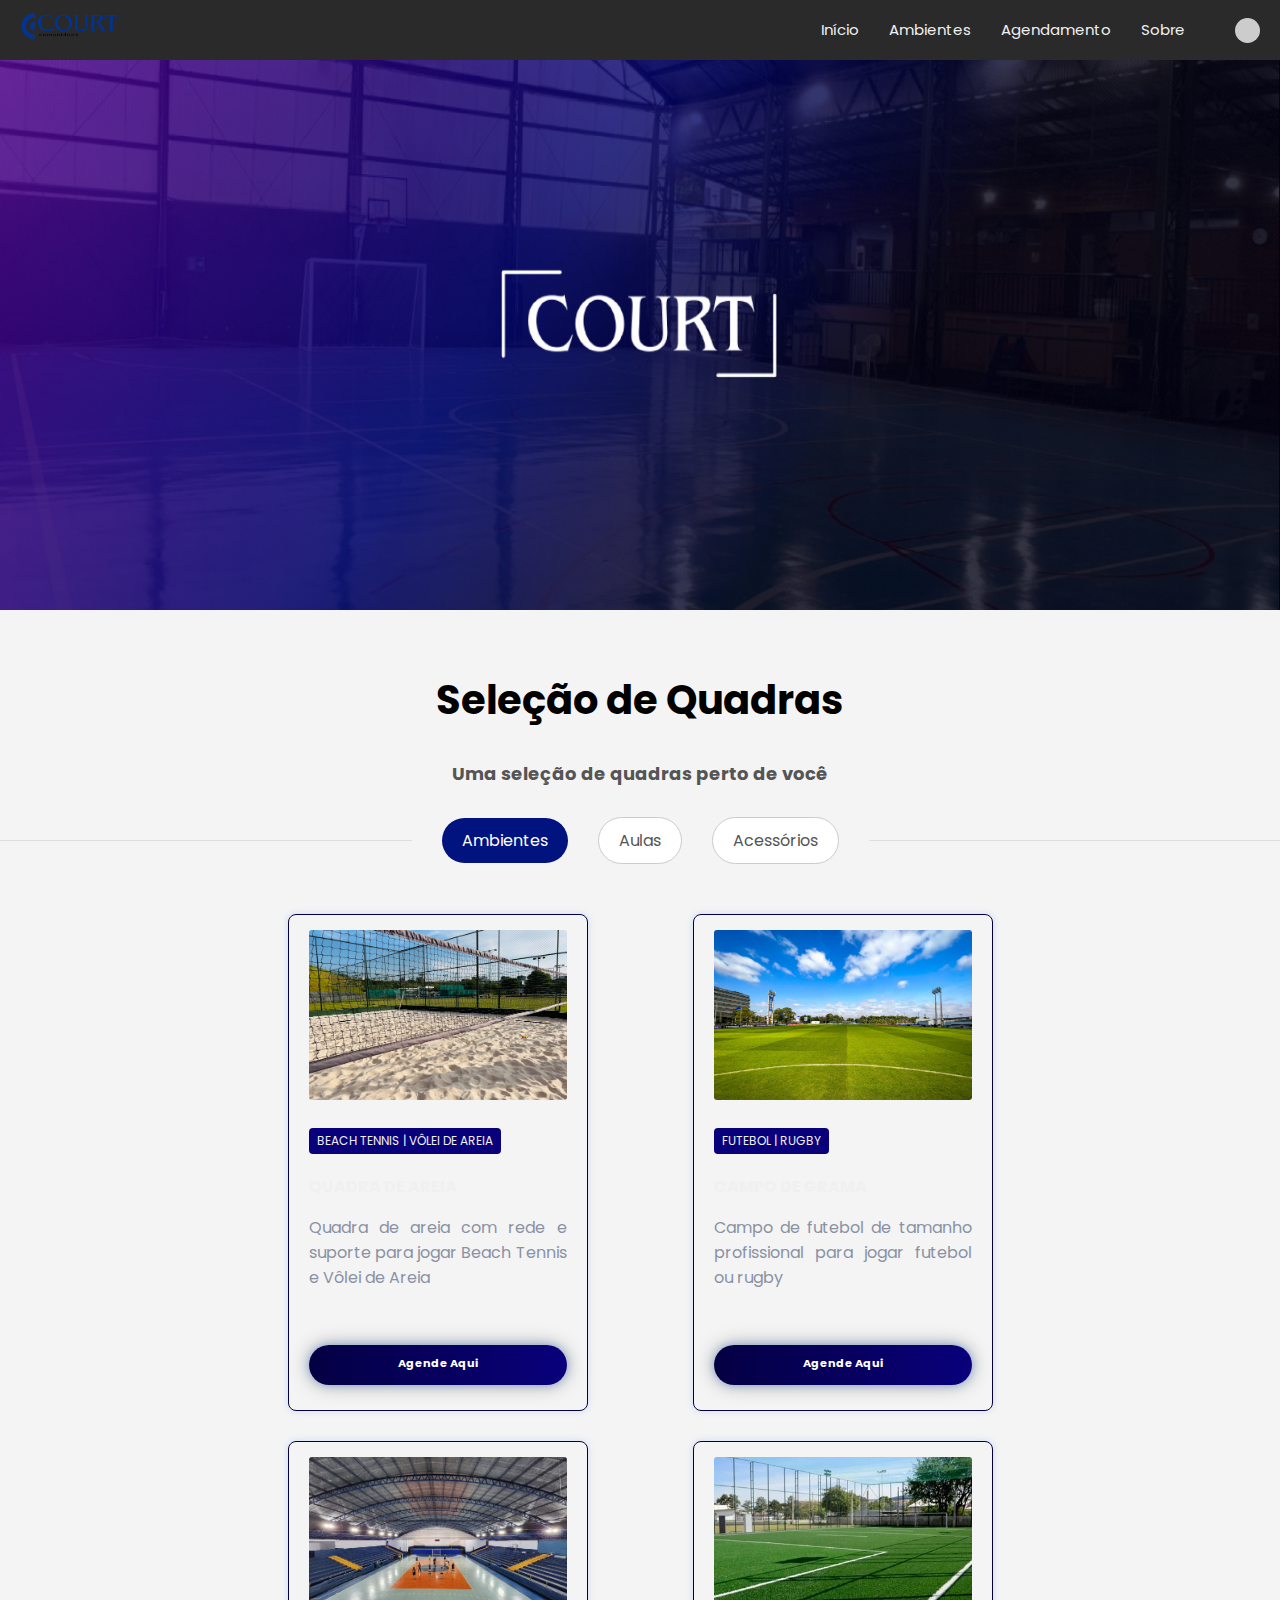
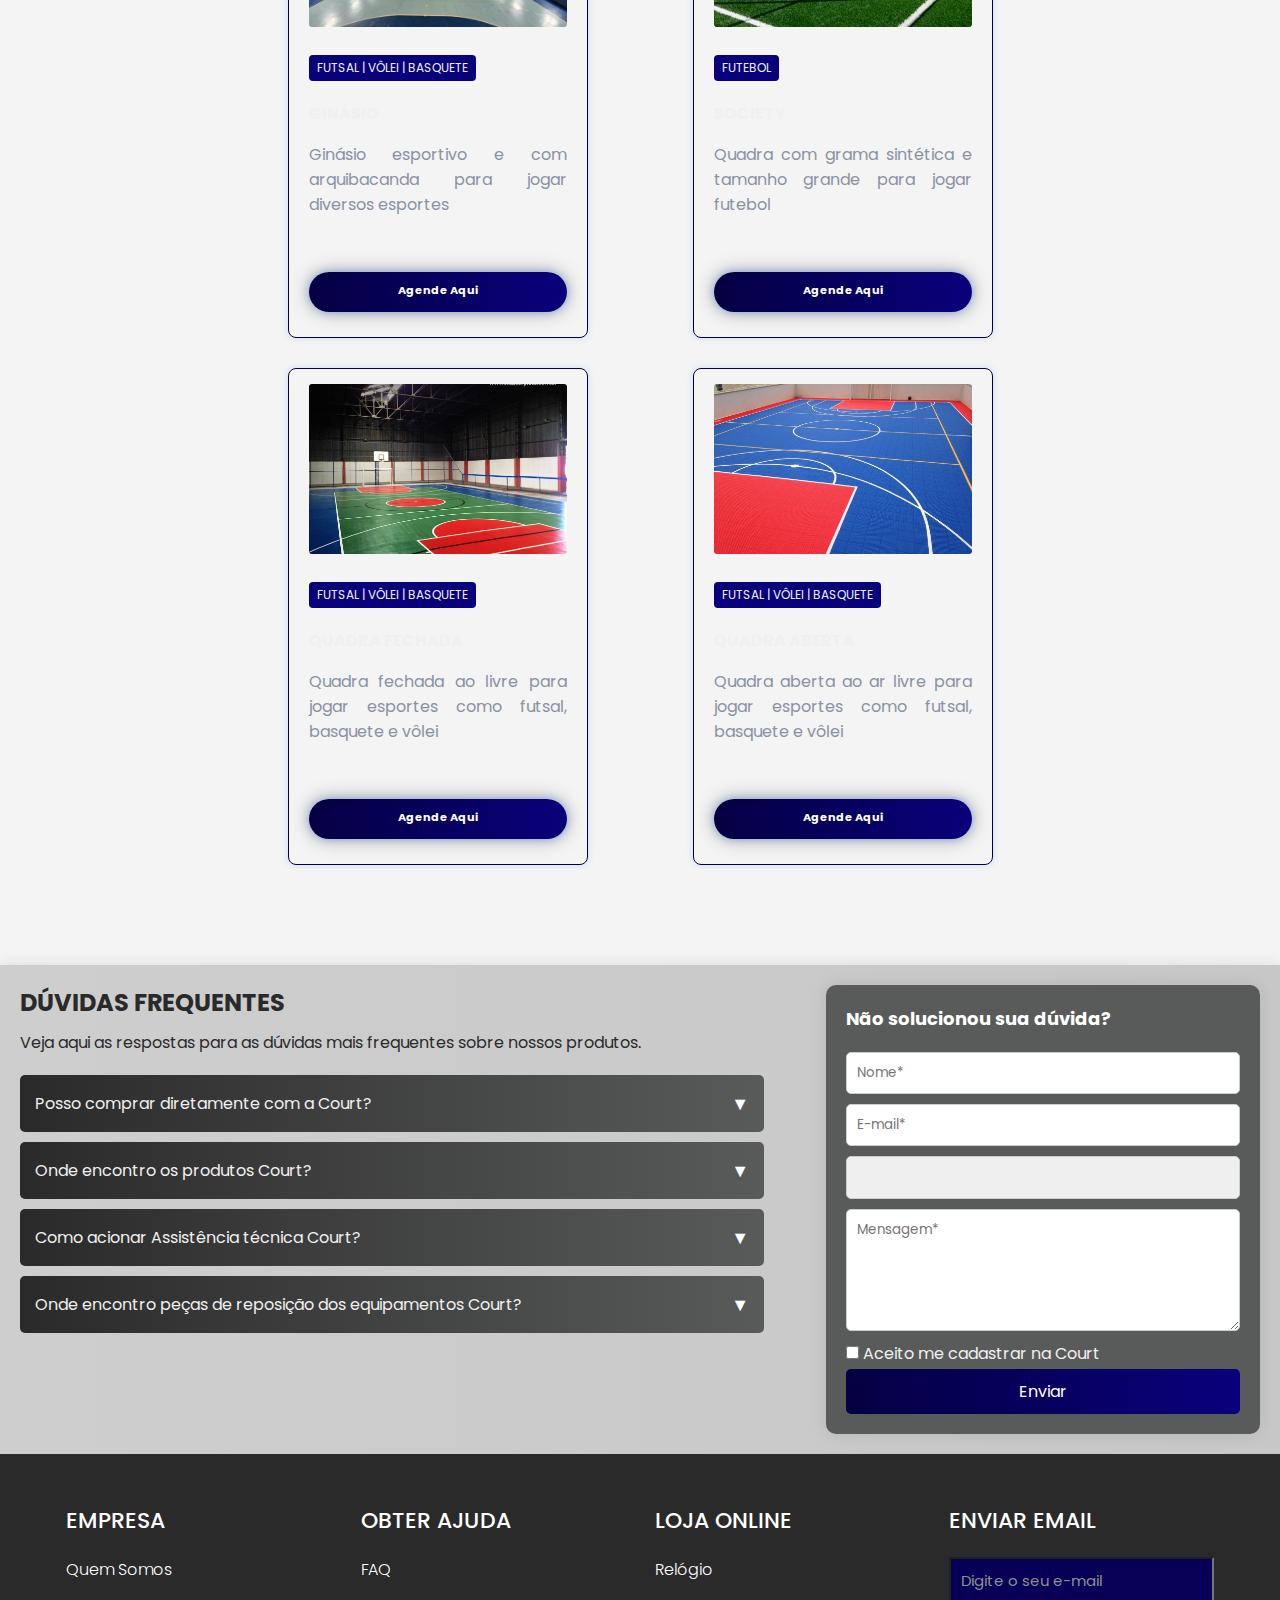
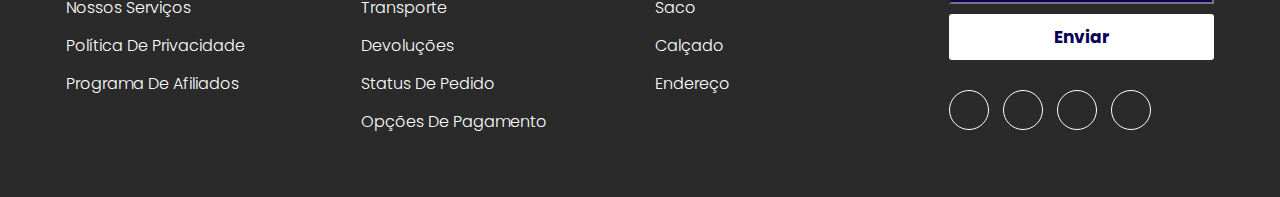
<file: CourtCasa-main/index.html>
<!DOCTYPE html>
<html lang="en">
<head>
    <meta charset="UTF-8">
    <link rel="stylesheet" href="css/nav.css">
    <link rel="stylesheet" href="css/segunda.css">
    <link rel="stylesheet" href="css/projects.css">
    <link rel="stylesheet" href="css/rodape.css">
    <link rel="stylesheet" href="css/duvidas.css">
    <link rel="stylesheet" href="css/flutuante.css">
    <script src="js/opcao.js"></script>
    <meta name="viewport" content="width=device-width, initial-scale=1.0">
     <title>Início</title>
</head>
<body>
    <nav>
        <div class="logo">
            <img src="img/Logo-removebg-preview.png" alt="">
        </div>
        <div class="menu">
            <ul class="menu">
                <li><a href="index.html">Início</a></li>
                <li><a href="#espaços">Ambientes</a></li>
                <li><a href="agendamento.html">Agendamento</a></li>
                <li><a href="sobre.html">Sobre</a></li>
            </ul>
            <div id="menu-circle" class="circle"></div>
            <!-- Menu flutuante -->
            <div id="floating-menu" class="floating-menu">
                <ul>
                    <li>
                        <a href="#">
                            <div class="menu-item">
                                <span class="icon">
                                    <svg xmlns="http://www.w3.org/2000/svg" width="16" height="16" fill="currentColor"
                                        class="bi bi-globe" viewBox="0 0 16 16">
                                        <path
                                            d="M0 8a8 8 0 1 1 16 0A8 8 0 0 1 0 8m7.5-6.923c-.67.204-1.335.82-1.887 1.855A8 8 0 0 0 5.145 4H7.5zM4.09 4a9.3 9.3 0 0 1 .64-1.539 7 7 0 0 1 .597-.933A7.03 7.03 0 0 0 2.255 4zm-.582 3.5c.03-.877.138-1.718.312-2.5H1.674a7 7 0 0 0-.656 2.5zM4.847 5a12.5 12.5 0 0 0-.338 2.5H7.5V5zM8.5 5v2.5h2.99a12.5 12.5 0 0 0-.337-2.5zM4.51 8.5a12.5 12.5 0 0 0 .337 2.5H7.5V8.5zm3.99 0V11h2.653c.187-.765.306-1.608.338-2.5zM5.145 12q.208.58.468 1.068c.552 1.035 1.218 1.65 1.887 1.855V12zm.182 2.472a7 7 0 0 1-.597-.933A9.3 9.3 0 0 1 4.09 12H2.255a7 7 0 0 0 3.072 2.472M3.82 11a13.7 13.7 0 0 1-.312-2.5h-2.49c.062.89.291 1.733.656 2.5zm6.853 3.472A7 7 0 0 0 13.745 12H11.91a9.3 9.3 0 0 1-.64 1.539 7 7 0 0 1-.597.933M8.5 12v2.923c.67-.204 1.335-.82 1.887-1.855q.26-.487.468-1.068zm3.68-1h2.146c.365-.767.594-1.61.656-2.5h-2.49a13.7 13.7 0 0 1-.312 2.5m2.802-3.5a7 7 0 0 0-.656-2.5H12.18c.174.782.282 1.623.312 2.5zM11.27 2.461c.247.464.462.98.64 1.539h1.835a7 7 0 0 0-3.072-2.472c.218.284.418.598.597.933M10.855 4a8 8 0 0 0-.468-1.068C9.835 1.897 9.17 1.282 8.5 1.077V4z" />
                                    </svg>
                                </span>
                                <span>Idioma</span>
                                <span class="arrow">
                                    <svg xmlns="http://www.w3.org/2000/svg" width="16" height="16" fill="currentColor"
                                        class="bi bi-chevron-right" viewBox="0 0 16 16">
                                        <path fill-rule="evenodd"
                                            d="M4.646 1.646a.5.5 0 0 1 .708 0l6 6a.5.5 0 0 1 0 .708l-6 6a.5.5 0 0 1-.708-.708L10.293 8 4.646 2.354a.5.5 0 0 1 0-.708" />
                                    </svg>
                                </span>
                            </div>
                        </a>
                    </li>
                    <li>
                        <a href="#">
                            <div class="menu-item">
                                <span class="icon">
                                    <svg xmlns="http://www.w3.org/2000/svg" width="16" height="16" fill="currentColor"
                                        class="bi bi-moon" viewBox="0 0 16 16">
                                        <path
                                            d="M6 .278a.77.77 0 0 1 .08.858 7.2 7.2 0 0 0-.878 3.46c0 4.021 3.278 7.277 7.318 7.277q.792-.001 1.533-.16a.79.79 0 0 1 .81.316.73.73 0 0 1-.031.893A8.35 8.35 0 0 1 8.344 16C3.734 16 0 12.286 0 7.71 0 4.266 2.114 1.312 5.124.06A.75.75 0 0 1 6 .278M4.858 1.311A7.27 7.27 0 0 0 1.025 7.71c0 4.02 3.279 7.276 7.319 7.276a7.32 7.32 0 0 0 5.205-2.162q-.506.063-1.029.063c-4.61 0-8.343-3.714-8.343-8.29 0-1.167.242-2.278.681-3.286" />
                                    </svg>
                                </span>
                                <span>Tema Escuro</span>
                                <span class="arrow">
                                    <svg xmlns="http://www.w3.org/2000/svg" width="26" height="26" fill="currentColor"
                                        class="bi bi-toggle-off" viewBox="0 0 16 16">
                                        <path
                                            d="M11 4a4 4 0 0 1 0 8H8a5 5 0 0 0 2-4 5 5 0 0 0-2-4zm-6 8a4 4 0 1 1 0-8 4 4 0 0 1 0 8M0 8a5 5 0 0 0 5 5h6a5 5 0 0 0 0-10H5a5 5 0 0 0-5 5" />
                                    </svg>
                                </span>
                            </div>
                        </a>
                    </li>
                    <li>
                        <a href="historico.html">
                            <div class="menu-item">
                                <span class="icon">
                                    <svg xmlns="http://www.w3.org/2000/svg" width="16" height="16" fill="currentColor"
                                        class="bi bi-clock-history" viewBox="0 0 16 16">
                                        <path
                                            d="M8.515 1.019A7 7 0 0 0 8 1V0a8 8 0 0 1 .589.022zm2.004.45a7 7 0 0 0-.985-.299l.219-.976q.576.129 1.126.342zm1.37.71a7 7 0 0 0-.439-.27l.493-.87a8 8 0 0 1 .979.654l-.615.789a7 7 0 0 0-.418-.302zm1.834 1.79a7 7 0 0 0-.653-.796l.724-.69q.406.429.747.91zm.744 1.352a7 7 0 0 0-.214-.468l.893-.45a8 8 0 0 1 .45 1.088l-.95.313a7 7 0 0 0-.179-.483m.53 2.507a7 7 0 0 0-.1-1.025l.985-.17q.1.58.116 1.17zm-.131 1.538q.05-.254.081-.51l.993.123a8 8 0 0 1-.23 1.155l-.964-.267q.069-.247.12-.501m-.952 2.379q.276-.436.486-.908l.914.405q-.24.54-.555 1.038zm-.964 1.205q.183-.183.35-.378l.758.653a8 8 0 0 1-.401.432z" />
                                        <path d="M8 1a7 7 0 1 0 4.95 11.95l.707.707A8.001 8.001 0 1 1 8 0z" />
                                        <path
                                            d="M7.5 3a.5.5 0 0 1 .5.5v5.21l3.248 1.856a.5.5 0 0 1-.496.868l-3.5-2A.5.5 0 0 1 7 9V3.5a.5.5 0 0 1 .5-.5" />
                                    </svg>
                                </span>
                                <span>Histórico</span>
                                <span class="arrow">
                                    <svg xmlns="http://www.w3.org/2000/svg" width="16" height="16" fill="currentColor"
                                        class="bi bi-chevron-right" viewBox="0 0 16 16">
                                        <path fill-rule="evenodd"
                                            d="M4.646 1.646a.5.5 0 0 1 .708 0l6 6a.5.5 0 0 1 0 .708l-6 6a.5.5 0 0 1-.708-.708L10.293 8 4.646 2.354a.5.5 0 0 1 0-.708" />
                                    </svg>
                                </span>
                            </div>
                        </a>
                    </li>
                    <li>
                        <a href="login.html">
                            <div class="menu-item">
                                <span class="icon">
                                    <svg xmlns="http://www.w3.org/2000/svg" width="16" height="16" fill="currentColor"
                                        class="bi bi-door-open" viewBox="0 0 16 16">
                                        <path d="M8.5 10c-.276 0-.5-.448-.5-1s.224-1 .5-1 .5.448.5 1-.224 1-.5 1" />
                                        <path
                                            d="M10.828.122A.5.5 0 0 1 11 .5V1h.5A1.5 1.5 0 0 1 13 2.5V15h1.5a.5.5 0 0 1 0 1h-13a.5.5 0 0 1 0-1H3V1.5a.5.5 0 0 1 .43-.495l7-1a.5.5 0 0 1 .398.117M11.5 2H11v13h1V2.5a.5.5 0 0 0-.5-.5M4 1.934V15h6V1.077z" />
                                    </svg>
                                </span>
                                <span>Entrar</span>
                                <span class="arrow">
                                    <svg xmlns="http://www.w3.org/2000/svg" width="16" height="16" fill="currentColor"
                                        class="bi bi-chevron-right" viewBox="0 0 16 16">
                                        <path fill-rule="evenodd"
                                            d="M4.646 1.646a.5.5 0 0 1 .708 0l6 6a.5.5 0 0 1 0 .708l-6 6a.5.5 0 0 1-.708-.708L10.293 8 4.646 2.354a.5.5 0 0 1 0-.708" />
                                    </svg>
                                </span>
                            </div>
                        </a>
                    </li>
                </ul>
            </div>
    </nav>
    <section class="primeira">
        <img src="./img/banner.jpg">
    </section>
    <section class="segunda">
        <div class="quadras">
            <h1>Seleção de Quadras</h1>
        </div>
    </section>
    <div id="espaços" class="selection-container">
        <h2>Uma seleção de quadras perto de você</h2>
        <div class="selection-menu">
            <button class="option active">Ambientes</button>
            <button id="btn-ambientes" class="option" onclick="showCards('aulas')">Aulas</button>
            <button class="option">Acessórios</button>
        </div>
    </div>
<section class="projects">
    <h2 class="title-proj-mob">Projects</h2>
    <div class="card">
    <img src="img/beach.jpg" alt="Imagem do Card" class="card-image">
    <div class="card-body">
        <span class="badge">BEACH TENNIS | VÔLEI DE AREIA</span>
        <h5 class="card-title">QUADRA DE AREIA</h5>
        <p class="description">Quadra de areia com rede e suporte para jogar Beach Tennis e Vôlei de Areia</p>
        <br>
        <div class="btn-group">
            <div class="btn-card"><a href="quadra.html">Agende Aqui</a></div>
        </div>
    </div>
</div>
<div class="card">
    <img src="img/campo.jpg" alt="Imagem do Card" class="card-image">
    <div class="card-body">
        <span class="badge">FUTEBOL | RUGBY</span>
        <h5 class="card-title">Campo de grama</h5>
        <p class="description">Campo de futebol de tamanho profissional para jogar futebol ou rugby</p>
        <br>
        <div class="btn-group">
            <div class="btn-card"><a href="quadra2.html">Agende Aqui</a></div>
        </div>
    </div>
</div>
<div class="card">
    <img src="img/ginasio.jpg" alt="Imagem do Card" class="card-image">
    <div class="card-body">
        <span class="badge">FUTSAL | VÔLEI | BASQUETE</span>
        <h5 class="card-title">Ginásio</h5>
        <p class="description">Ginásio esportivo e com arquibacanda para jogar diversos esportes</p>
        <br>
        <div class="btn-group">
            <div class="btn-card"><a href="quadra3.html">Agende Aqui</a></div>
        </div>
    </div>
</div>
<div class="card">
    <img src="img/society.jpg" alt="Imagem do Card" class="card-image">
    <div class="card-body">
        <span class="badge">FUTEBOL</span>
        <h5 class="card-title">Society</h5>
        <p class="description">Quadra com grama sintética e tamanho grande para jogar futebol</p>
        <br>
        <div class="btn-group">
            <div class="btn-card"><a href="quadra4.html">Agende Aqui</a></div>
        </div>
    </div>
</div>
<div class="card">
    <img src="img/quadrafechada.jpg" alt="Imagem do Card" class="card-image">
    <div class="card-body">
        <span class="badge">FUTSAL | VÔLEI | BASQUETE</span>
        <h5 class="card-title">Quadra fechada</h5>
        <p class="description">Quadra fechada ao livre para jogar esportes como futsal, basquete e vôlei</p>
        <br>
        <div class="btn-group">
            <div class="btn-card"><a href="quadra5.html">Agende Aqui</a></div>
        </div>
    </div>
</div>
<div class="card">
    <img src="img/quadraaberta.jpg" alt="Imagem do Card" class="card-image">
    <div class="card-body">
        <span class="badge">FUTSAL | VÔLEI | BASQUETE</span>
        <h5 class="card-title">Quadra aberta</h5>
        <p class="description">Quadra aberta ao ar livre para jogar esportes como futsal, basquete e vôlei</p>
        <br>
        <div class="btn-group">
            <div class="btn-card"><a href="quadra6.html">Agende Aqui</a></div>
        </div>
    </div>
</div>
</section>
<section class="container"></section>
    <div class="faq-section">
        <div class="faq-list">
            <h2>DÚVIDAS FREQUENTES</h2>
            <p>Veja aqui as respostas para as dúvidas mais frequentes sobre nossos produtos.</p>

            <div class="faq-item">
                <span>Posso comprar diretamente com a Court?</span>
                <i class="arrow">&#x25BC;</i>
            </div>
            <div class="faq-item">
                <span>Onde encontro os produtos Court?</span>
                <i class="arrow">&#x25BC;</i>
            </div>
            <div class="faq-item">
                <span>Como acionar Assistência técnica Court?</span>
                <i class="arrow">&#x25BC;</i>
            </div>
            <div class="faq-item">
                <span>Onde encontro peças de reposição dos equipamentos Court?</span>
                <i class="arrow">&#x25BC;</i>
            </div>
        </div>

       <style>
        /* Estilo básico para o modal */
        .modal {
            display: none; /* Esconde o modal por padrão */
            position: fixed;
            z-index: 1;
            left: 0;
            top: 0;
            width: 100%;
            height: 100%;
            overflow: auto;
            background-color: rgba(0, 0, 0, 0.5);
        }

        .modal-content {
            background-color: #fff;
            margin: 15% auto;
            padding: 20px;
            border: 1px solid #888;
            width: 50%;
            border-radius: 10px;
            text-align: center;
        }

        .close {
            color: #aaa;
            float: right;
            font-size: 28px;
            font-weight: bold;
            cursor: pointer;
        }

        .close:hover, .close:focus {
            color: black;
        }

        #closeModalBtn {
            background-color: #4CAF50;
            color: white;
            padding: 10px 20px;
            border: none;
            border-radius: 5px;
            cursor: pointer;
        }

        #closeModalBtn:hover {
            background-color: #45a049;
        }
    </style>
</head>
<body>

    <div class="form-section">
        <h3>Não solucionou sua dúvida?</h3>
        <form id="emailForm">
            <input type="text" name="name" placeholder="Nome*" required>
            <input type="email" name="email" placeholder="E-mail*" required>
            <select name="assunto" required>
                <option value="" disabled selected>Assunto</option>
                <option value="duvida">Dúvida</option>
                <option value="suporte">Suporte Técnico</option>
            </select>
            <textarea name="mensagem" rows="5" placeholder="Mensagem*" required></textarea>
            <label>
                <input type="checkbox" name="newsletter">
                Aceito me cadastrar na Court
            </label>
            <button class="btn" type="submit">Enviar</button>
        </form>
    </div>

    <!-- Modal de sucesso -->
    <div id="successModal" class="modal">
        <div class="modal-content">
            <span class="close">&times;</span>
            <h2>Mensagem enviada com sucesso!</h2>
            <p>Obrigado por entrar em contato conosco. Responderemos o mais breve possível.</p>
            <button id="closeModalBtn">Fechar</button>
        </div>
    </div>

    <script>
        document.getElementById('emailForm').addEventListener('submit', function(event) {
            event.preventDefault(); // Previne o comportamento padrão do formulário
            
            // Mostra o modal
            var modal = document.getElementById('successModal');
            modal.style.display = 'block';
        });

        // Fecha o modal quando o usuário clica no botão de fechar (X)
        document.querySelector('.close').addEventListener('click', function() {
            var modal = document.getElementById('successModal');
            modal.style.display = 'none';
        });

        // Fecha o modal quando o usuário clica no botão "Fechar"
        document.getElementById('closeModalBtn').addEventListener('click', function() {
            var modal = document.getElementById('successModal');
            modal.style.display = 'none';
        });

        // Fecha o modal se o usuário clicar fora da área do modal
        window.addEventListener('click', function(event) {
            var modal = document.getElementById('successModal');
            if (event.target === modal) {
                modal.style.display = 'none';
            }
        });
    </script>
    </div>
</section>
<footer>
    <div class="container-footer">
        <div class="row-footer">
            <!-- footer col-->
            <div class="footer-col">
                <h4>Empresa</h4>
                <ul>
                    <li><a href="sobre.html"> Quem somos </a></li>
                    <li><a href=""> nossos serviços </a></li>
                    <li><a href=""> política de privacidade </a></li>
                    <li><a href=""> programa de afiliados</a></li>
                </ul>
            </div>
            <!--end footer col-->
            <!-- footer col-->
            <div class="footer-col">
                <h4>Obter ajuda</h4>
                <ul>
                    <li><a href="#">FAQ</a></li>
                    <li><a href="#">Transporte</a></li>
                    <li><a href="#">devoluções</a></li>
                    <li><a href="#">Status De Pedido</a></li>
                    <li><a href="#">Opções De Pagamento</a></li>
                </ul>
            </div>
            <!--end footer col-->
            <!-- footer col-->
            <div class="footer-col">
                <h4>Loja online</h4>
                <ul>
                    <li><a href="#">Relógio</a></li>
                    <li><a href="#">Saco</a></li>
                    <li><a href="#">Calçado</a></li>
                    <li><a href="#">Endereço</a></li>
                </ul>
            </div>
            <!--end footer col-->
            <!-- footer col-->
            <div class="footer-col">
                <h4>Enviar Email</h4>
                <!DOCTYPE html>
                <html>
                <head>
                    <title>Enviar E-mail</title>
                </head>
                <body>
<div class="form-sub">
    <form id="emailForm">
        <input type="email" id="email" name="email" placeholder="Digite o seu e-mail" required>
        <button type="submit">Enviar</button>
    </form>
</div>

<!-- Modal de Sucesso -->
<div id="successModal" class="modal">
    <div class="modal-content">
        <span class="close">&times;</span>
        <h2>Sucesso!</h2>
        <p>O e-mail foi enviado com sucesso.</p>
        <button id="closeModalBtn">Fechar</button>
    </div>
</div>
<style>
    /* Estilos do Modal */
    .modal {
        display: none; /* Oculta o modal por padrão */
        position: fixed;
        z-index: 1;
        left: 0;
        top: 0;
        width: 100%;
        height: 100%;
        overflow: auto;
        background-color: rgba(0,0,0,0.4); /* Cor de fundo com opacidade */
    }
    
    /* Conteúdo do Modal */
    .modal-content {
        background-color: white;
        margin: 15% auto;
        padding: 20px;
        border: 1px solid #F77700;
        width: 80%;
        max-width: 500px;
        text-align: center;
        border-radius: 8px;
    }

    .modal-content p{
        color: black;
        margin: 15px;
    }
    
    /* Botão de Fechar */
    .close {
        color: #ff0000;
        float: right;
        font-size: 28px;
        font-weight: bold;
    }
    
    .close:hover,
    .close:focus {
        color: black;
        text-decoration: none;
        cursor: pointer;
    }
    
    /* Botão Fechar do Modal */
    #closeModalBtn {
        background-color: #F77700; /* Cor de fundo do botão */
        border: none;
        color: rgb(0, 1, 64);
        padding: 10px 20px;
        text-align: center;
        text-decoration: none;
        display: inline-block;
        font-size: 16px;
        margin-top: 10px;
        cursor: pointer;
        border-radius: 5px;
    }
    
    #closeModalBtn:hover {
        background-color: #E68A00; /* Cor de fundo ao passar o mouse */
    }
    </style>
    
    <script>
        document.getElementById('emailForm').addEventListener('submit', function(event) {
            event.preventDefault(); // Previne o comportamento padrão do formulário
        
            // Mostra o modal
            var modal = document.getElementById('successModal');
            modal.style.display = 'block';
        });
        
        // Fecha o modal quando o usuário clica no botão de fechar (X)
        document.querySelector('.close').addEventListener('click', function() {
            var modal = document.getElementById('successModal');
            modal.style.display = 'none';
        });
        
        // Fecha o modal quando o usuário clica no botão "Fechar"
        document.getElementById('closeModalBtn').addEventListener('click', function() {
            var modal = document.getElementById('successModal');
            modal.style.display = 'none';
        });
        
        // Fecha o modal se o usuário clicar fora da área do modal
        window.addEventListener('click', function(event) {
            var modal = document.getElementById('successModal');
            if (event.target === modal) {
                modal.style.display = 'none';
            }
        });
        </script>
        
                        
                    
                </body>
                </html>
                


                <div class="medias-socias">
                    <a href="#"> <i class="fa fa-facebook"></i> </a>
                    <a href="#"> <i class="fa fa-instagram"></i> </a>
                    <a href="#"> <i class="fa fa-twitter"></i> </a>
                    <a href="#"> <i class="fa fa-linkedin"></i> </a>
                </div>
                
            </div>
            <!--end footer col-->
        </div>
    </div>
</footer>
</body>
</html>
</file>
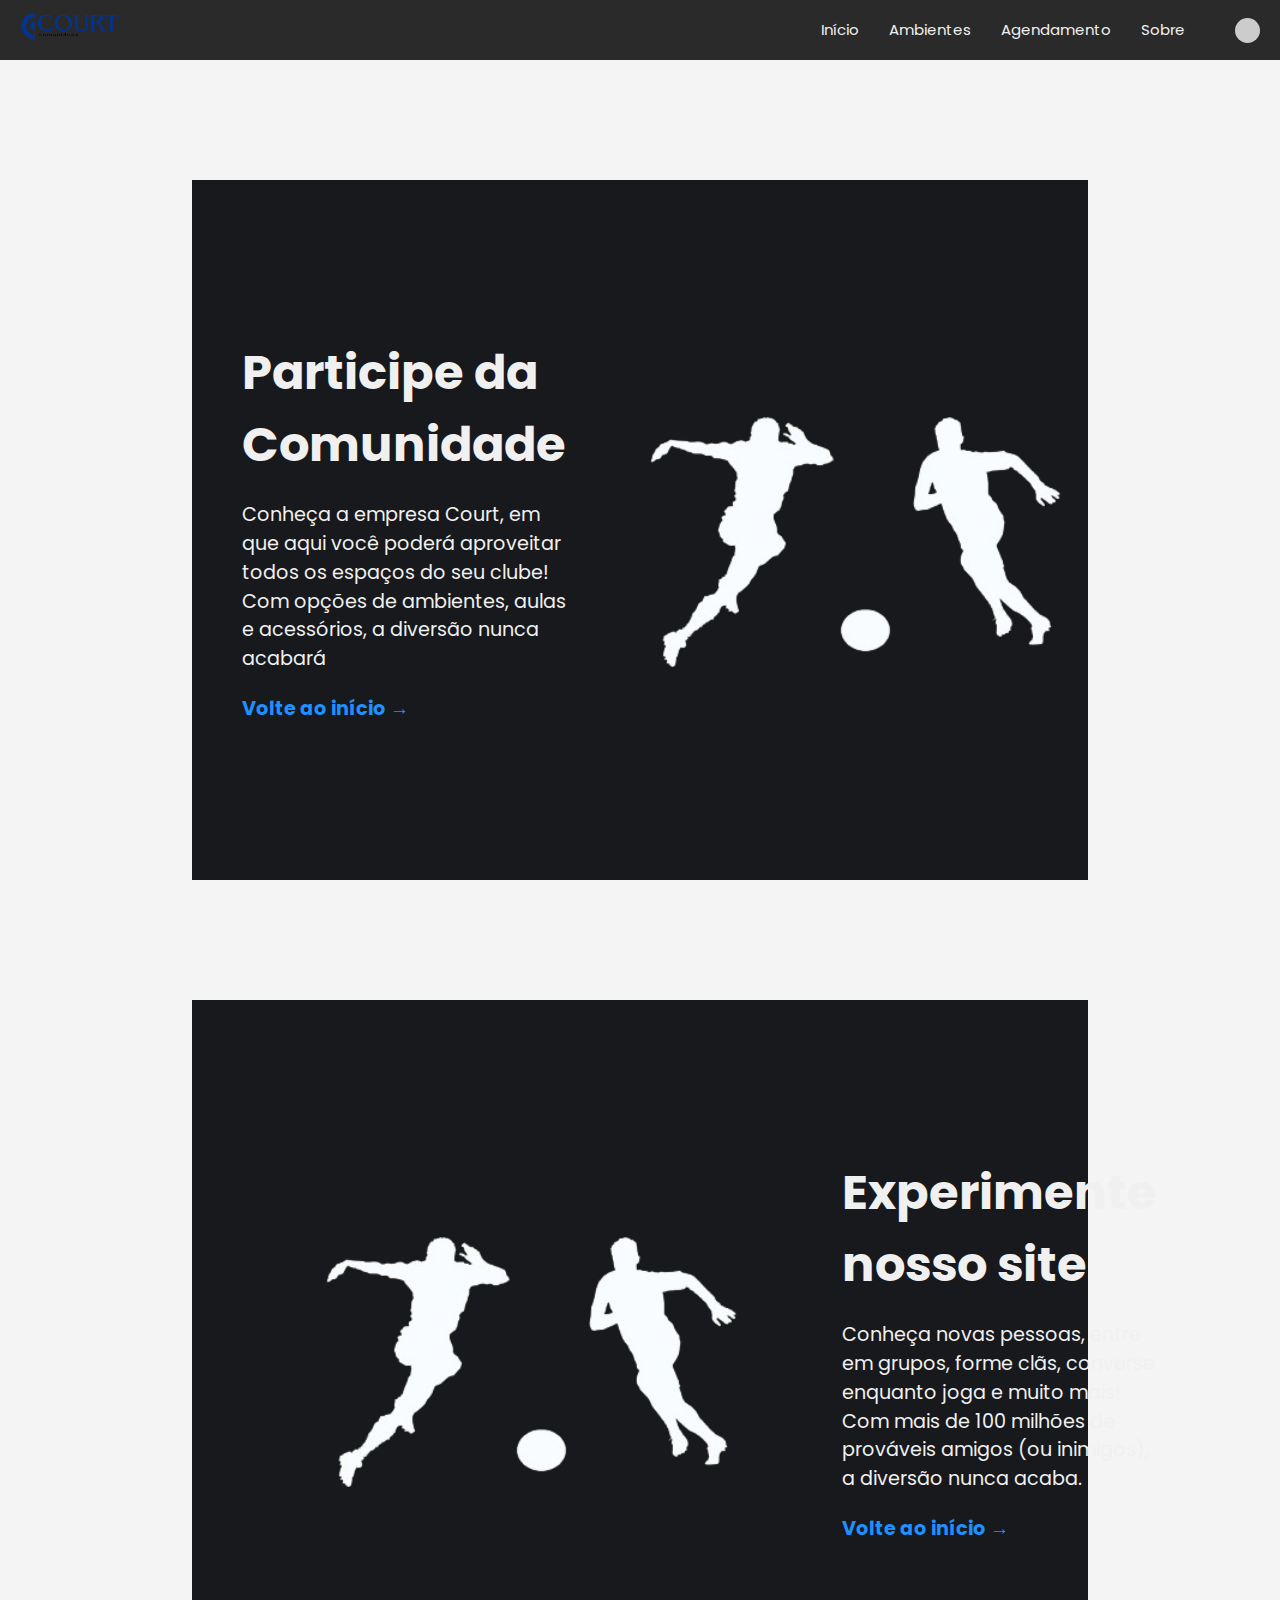
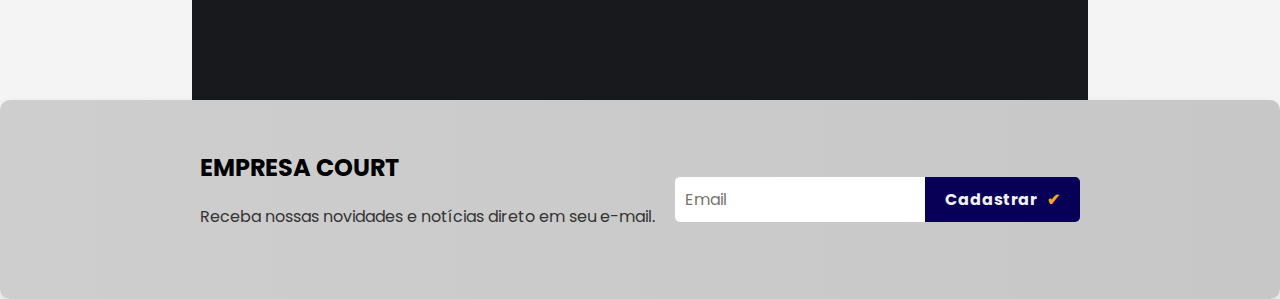
<file: CourtCasa-main/sobre.html>
<!DOCTYPE html>
<html lang="pt-BR">
<head>
    <meta charset="UTF-8">
    <meta name="viewport" content="width=device-width, initial-scale=1.0">
    <title>Participe da Comunidade</title>
    <link rel="stylesheet" href="css/sobre.css">
    <link rel="stylesheet" href="css/nav.css">
    <link rel="stylesheet" href="css/rodape.css">
    <link rel="stylesheet" href="css/noticias.css">
    <link rel="stylesheet" href="css/flutuante.css">
</head>
<body>
    <nav>
        <div class="logo">
            <img src="img/Logo-removebg-preview.png" alt="">
        </div>
        <div class="menu">
            <ul class="menu">
                <li><a href="index.html">Início</a></li>
                <li><a href="#espaços">Ambientes</a></li>
                <li><a href="agendamento.html">Agendamento</a></li>
                <li><a href="sobre.html">Sobre</a></li>
            </ul>
            <div id="menu-circle" class="circle"></div>
            <!-- Menu flutuante -->
            <div id="floating-menu" class="floating-menu">
                <ul>
                    <li>
                        <a href="#">
                            <div class="menu-item">
                                <span class="icon">
                                    <svg xmlns="http://www.w3.org/2000/svg" width="16" height="16" fill="currentColor"
                                        class="bi bi-globe" viewBox="0 0 16 16">
                                        <path
                                            d="M0 8a8 8 0 1 1 16 0A8 8 0 0 1 0 8m7.5-6.923c-.67.204-1.335.82-1.887 1.855A8 8 0 0 0 5.145 4H7.5zM4.09 4a9.3 9.3 0 0 1 .64-1.539 7 7 0 0 1 .597-.933A7.03 7.03 0 0 0 2.255 4zm-.582 3.5c.03-.877.138-1.718.312-2.5H1.674a7 7 0 0 0-.656 2.5zM4.847 5a12.5 12.5 0 0 0-.338 2.5H7.5V5zM8.5 5v2.5h2.99a12.5 12.5 0 0 0-.337-2.5zM4.51 8.5a12.5 12.5 0 0 0 .337 2.5H7.5V8.5zm3.99 0V11h2.653c.187-.765.306-1.608.338-2.5zM5.145 12q.208.58.468 1.068c.552 1.035 1.218 1.65 1.887 1.855V12zm.182 2.472a7 7 0 0 1-.597-.933A9.3 9.3 0 0 1 4.09 12H2.255a7 7 0 0 0 3.072 2.472M3.82 11a13.7 13.7 0 0 1-.312-2.5h-2.49c.062.89.291 1.733.656 2.5zm6.853 3.472A7 7 0 0 0 13.745 12H11.91a9.3 9.3 0 0 1-.64 1.539 7 7 0 0 1-.597.933M8.5 12v2.923c.67-.204 1.335-.82 1.887-1.855q.26-.487.468-1.068zm3.68-1h2.146c.365-.767.594-1.61.656-2.5h-2.49a13.7 13.7 0 0 1-.312 2.5m2.802-3.5a7 7 0 0 0-.656-2.5H12.18c.174.782.282 1.623.312 2.5zM11.27 2.461c.247.464.462.98.64 1.539h1.835a7 7 0 0 0-3.072-2.472c.218.284.418.598.597.933M10.855 4a8 8 0 0 0-.468-1.068C9.835 1.897 9.17 1.282 8.5 1.077V4z" />
                                    </svg>
                                </span>
                                <span>Idioma</span>
                                <span class="arrow">
                                    <svg xmlns="http://www.w3.org/2000/svg" width="16" height="16" fill="currentColor"
                                        class="bi bi-chevron-right" viewBox="0 0 16 16">
                                        <path fill-rule="evenodd"
                                            d="M4.646 1.646a.5.5 0 0 1 .708 0l6 6a.5.5 0 0 1 0 .708l-6 6a.5.5 0 0 1-.708-.708L10.293 8 4.646 2.354a.5.5 0 0 1 0-.708" />
                                    </svg>
                                </span>
                            </div>
                        </a>
                    </li>
                    <li>
                        <a href="#">
                            <div class="menu-item">
                                <span class="icon">
                                    <svg xmlns="http://www.w3.org/2000/svg" width="16" height="16" fill="currentColor"
                                        class="bi bi-moon" viewBox="0 0 16 16">
                                        <path
                                            d="M6 .278a.77.77 0 0 1 .08.858 7.2 7.2 0 0 0-.878 3.46c0 4.021 3.278 7.277 7.318 7.277q.792-.001 1.533-.16a.79.79 0 0 1 .81.316.73.73 0 0 1-.031.893A8.35 8.35 0 0 1 8.344 16C3.734 16 0 12.286 0 7.71 0 4.266 2.114 1.312 5.124.06A.75.75 0 0 1 6 .278M4.858 1.311A7.27 7.27 0 0 0 1.025 7.71c0 4.02 3.279 7.276 7.319 7.276a7.32 7.32 0 0 0 5.205-2.162q-.506.063-1.029.063c-4.61 0-8.343-3.714-8.343-8.29 0-1.167.242-2.278.681-3.286" />
                                    </svg>
                                </span>
                                <span>Tema Escuro</span>
                                <span class="arrow">
                                    <svg xmlns="http://www.w3.org/2000/svg" width="26" height="26" fill="currentColor"
                                        class="bi bi-toggle-off" viewBox="0 0 16 16">
                                        <path
                                            d="M11 4a4 4 0 0 1 0 8H8a5 5 0 0 0 2-4 5 5 0 0 0-2-4zm-6 8a4 4 0 1 1 0-8 4 4 0 0 1 0 8M0 8a5 5 0 0 0 5 5h6a5 5 0 0 0 0-10H5a5 5 0 0 0-5 5" />
                                    </svg>
                                </span>
                            </div>
                        </a>
                    </li>
                    <li>
                        <a href="historico.html">
                            <div class="menu-item">
                                <span class="icon">
                                    <svg xmlns="http://www.w3.org/2000/svg" width="16" height="16" fill="currentColor"
                                        class="bi bi-clock-history" viewBox="0 0 16 16">
                                        <path
                                            d="M8.515 1.019A7 7 0 0 0 8 1V0a8 8 0 0 1 .589.022zm2.004.45a7 7 0 0 0-.985-.299l.219-.976q.576.129 1.126.342zm1.37.71a7 7 0 0 0-.439-.27l.493-.87a8 8 0 0 1 .979.654l-.615.789a7 7 0 0 0-.418-.302zm1.834 1.79a7 7 0 0 0-.653-.796l.724-.69q.406.429.747.91zm.744 1.352a7 7 0 0 0-.214-.468l.893-.45a8 8 0 0 1 .45 1.088l-.95.313a7 7 0 0 0-.179-.483m.53 2.507a7 7 0 0 0-.1-1.025l.985-.17q.1.58.116 1.17zm-.131 1.538q.05-.254.081-.51l.993.123a8 8 0 0 1-.23 1.155l-.964-.267q.069-.247.12-.501m-.952 2.379q.276-.436.486-.908l.914.405q-.24.54-.555 1.038zm-.964 1.205q.183-.183.35-.378l.758.653a8 8 0 0 1-.401.432z" />
                                        <path d="M8 1a7 7 0 1 0 4.95 11.95l.707.707A8.001 8.001 0 1 1 8 0z" />
                                        <path
                                            d="M7.5 3a.5.5 0 0 1 .5.5v5.21l3.248 1.856a.5.5 0 0 1-.496.868l-3.5-2A.5.5 0 0 1 7 9V3.5a.5.5 0 0 1 .5-.5" />
                                    </svg>
                                </span>
                                <span>Histórico</span>
                                <span class="arrow">
                                    <svg xmlns="http://www.w3.org/2000/svg" width="16" height="16" fill="currentColor"
                                        class="bi bi-chevron-right" viewBox="0 0 16 16">
                                        <path fill-rule="evenodd"
                                            d="M4.646 1.646a.5.5 0 0 1 .708 0l6 6a.5.5 0 0 1 0 .708l-6 6a.5.5 0 0 1-.708-.708L10.293 8 4.646 2.354a.5.5 0 0 1 0-.708" />
                                    </svg>
                                </span>
                            </div>
                        </a>
                    </li>
                    <li>
                        <a href="login.html">
                            <div class="menu-item">
                                <span class="icon">
                                    <svg xmlns="http://www.w3.org/2000/svg" width="16" height="16" fill="currentColor"
                                        class="bi bi-door-open" viewBox="0 0 16 16">
                                        <path d="M8.5 10c-.276 0-.5-.448-.5-1s.224-1 .5-1 .5.448.5 1-.224 1-.5 1" />
                                        <path
                                            d="M10.828.122A.5.5 0 0 1 11 .5V1h.5A1.5 1.5 0 0 1 13 2.5V15h1.5a.5.5 0 0 1 0 1h-13a.5.5 0 0 1 0-1H3V1.5a.5.5 0 0 1 .43-.495l7-1a.5.5 0 0 1 .398.117M11.5 2H11v13h1V2.5a.5.5 0 0 0-.5-.5M4 1.934V15h6V1.077z" />
                                    </svg>
                                </span>
                                <span>Entrar</span>
                                <span class="arrow">
                                    <svg xmlns="http://www.w3.org/2000/svg" width="16" height="16" fill="currentColor"
                                        class="bi bi-chevron-right" viewBox="0 0 16 16">
                                        <path fill-rule="evenodd"
                                            d="M4.646 1.646a.5.5 0 0 1 .708 0l6 6a.5.5 0 0 1 0 .708l-6 6a.5.5 0 0 1-.708-.708L10.293 8 4.646 2.354a.5.5 0 0 1 0-.708" />
                                    </svg>
                                </span>
                            </div>
                        </a>
                    </li>
                </ul>
            </div>
    </nav>
    <div class="tudao">
    <div class="container">
        <div class="text-content">
            <h1>Participe da Comunidade</h1>
            <p>
                Conheça a empresa Court, em que aqui você poderá aproveitar todos os espaços do seu clube!
                Com opções de ambientes, aulas e acessórios, a diversão nunca acabará
            </p>
            <a href="index.html" class="community-link">Volte ao início →</a>
        </div>
        <div class="chat-bubbles">
            <img src="img/Zika_vírus_malware_trojan_destruidor_de_pc_soldier__3_-removebg-preview.png" alt="">
        </div>
    </div>
    <div class="tudao">
        <div class="container">
            <div class="chat-bubbles">
                <img src="img/Zika_vírus_malware_trojan_destruidor_de_pc_soldier__3_-removebg-preview.png" alt="">
            </div>
            <div class="text-content">
                <h1>Experimente nosso site</h1>
                <p>
                    Conheça novas pessoas, entre em grupos, forme clãs, converse enquanto joga e muito mais!
                    Com mais de 100 milhões de prováveis amigos (ou inimigos), a diversão nunca acaba.
                </p>
                <a href="index.html" class="community-link">Volte ao início →</a>
            </div>
        </div>
</div>
<div class="newsletter-container">
    <div class="newsletter-content">
        <h2>EMPRESA COURT</h2>
        <p>Receba nossas novidades e notícias direto em seu e-mail.</p>
    </div>
    <form class="newsletter-form">
        <input type="email" placeholder="Email" required>
        <button type="submit">Cadastrar <span class="checkmark">✔</span></button>
    </form>
</div>
</body>
</html>
</file>
<file: CourtCasa-main/css/nav.css>
*{
    margin: 0;
    padding: 0;
    box-sizing: border-box;
    text-decoration: none;
    font-family: 'Arial', sans-serif;
    color: #f0f0f0;
}

h2 {
    text-align: left;
    font-size: 24px;
    margin-bottom: 20px;
}

nav{
    display: flex;
    justify-content: space-between;
    align-items: center;
    padding: 30px 0;
    background-color: #2A2A2A;
    height: 20px;

}

nav li{
    text-decoration: none;
    font-size: 15px;
}
nav img{
    width: 100px
}

a{
    color: inherit;
    padding-bottom: 3px;
}

a:hover{
    border-bottom:3px solid;
}


.social{
    display: flex;
    gap: 10px;
}

.social i{
    font-size: 1.5rem;
}

.menu{
    display: flex;
    list-style: none;
    color: inherit;
    font-size: large;
    gap:30px;
}
.logo{
    margin-left: 20px;
}

.menu{
    margin-right: 20px;
}
.primeira{
    width: 100%;
    height: 550px;
}
.primeira img{
    height: 100%;
    width: 100%;
}
.primeira2{
    width: 100%;
    height: 300px;
}
.primeira2 img{
    height: 100%;
    width: 100%;
}
</file>
<file: CourtCasa-main/css/segunda.css>
.segunda{
    display: flex;
    justify-content: center;
}
.quadras{
    margin-top: 60px;
}

h1{
    color:black;
    font-size: 40px;
}
* {
    margin: 0;
    padding: 0;
    box-sizing: border-box;
}

.btn{
    background: linear-gradient(90deg, #050043, #09007B);
}

.selection-container {
    text-align: center;
}

h2 {
    font-size: 18px;
    color: #555;
    margin-bottom: 20px;
}

.selection-menu {
    display: flex;
    justify-content: center;
    align-items: center;
    gap: 30px;
    margin-top: 30px;
}
.selection-container h2 {
    display: flex;
    justify-content: center;
    margin-top: 30px;
}

.option {
    padding: 10px 20px;
    border-radius: 30px;
    border: 1px solid #ccc;
    background-color: white;
    color: #555;
    cursor: pointer;
    font-size: 16px;
}

.option.active {
    background-color: #00137F;
    color: white;
    border: none;
}

.option:hover {
    background-color: #f0f0f0;
}

.option.active:hover{
    background-color: #000c52;
}

.selection-menu::before,
.selection-menu::after {
    content: '';
    flex: 1;
    height: 1px;
    background-color: #ddd;
}
</file>
<file: CourtCasa-main/css/projects.css>
.projects{
    margin: 50px 0;
    padding: 0 250px;
    display: flex;
    justify-content: space-around;
    gap: 30px;
    flex-wrap: wrap;
}

.projects2{
    width: 100%;
    margin: 50px 0;
    padding: 0 270px;
    display: flex;
    justify-content: space-around;
    gap: 30px;
    flex-wrap: wrap;
    margin-top: 170px;
}

.title-proj{
    margin: 50px 0;
    padding: 0 250px;
}

.title-proj-mob{
    display: none;
    margin: 0;
    padding: 0;
}

.projects h2{
    margin-bottom: 40px;
}

.card{
    width: 300px;
    border: 1px solid  #050043;
    padding: 15px 20px;
    border-radius: 8px;
    overflow: hidden;
    box-shadow: 0 4px 8px rgba(0, 0, 0, 0.1);
    box-shadow:0px 0 7px rgba(114, 167, 241, 0.313);
}
.card2{
    height: 550px;
    width: 420px;
    border: 1px solid  #6F73FF;
    padding: 15px 20px;
    border-radius: 8px;
    overflow: hidden;
    box-shadow: 0 4px 8px rgba(0, 0, 0, 0.1);
    box-shadow:0px 0 7px rgba(114, 167, 241, 0.313);
    display: flex;
    flex-direction: column;
    justify-content: space-between;
}

.card-image {
    width: 100%;
    height: 170px;
    object-fit: cover;
    border-radius: 3px;
    margin-bottom: 20px;
}


.badge {
    display: inline-block;
    background-color: #09007B;
    padding: 4px 8px;
    border-radius: 4px;
    font-size: 12px;
    margin-bottom: 20px;
}

.card-title {
    font-size: 16px;
    margin: 0 0 16px 0;
    text-transform: uppercase;
    font-weight: bold;
}

.btn-card, .btn-card-git, .btn-card2{
    display: inline-block;
    flex:1;
    display: flex;
    justify-content: center;
    align-items: center;
    padding: 10px;
    font-size: 0.7rem;
    font-weight: bold;
    color: white;
    text-decoration: none;
    box-shadow: 0 0 20px rgba(0, 0, 0, 0.3),
    0 0 8px rgba(114, 167, 241, 0.642);
    border-radius: 30px;
    background: linear-gradient(90deg, #050043, #09007B);
    transition: all 0.3s ease;
}


.description{
    text-align: justify;
    margin: 10px 0 30px 0 ;
    color: #8992A3;
}



.btn-card:hover, .btn-card-git:hover {
    background: linear-gradient(90deg, #532cff, #386aff);
    transform: translateZ(3px);
}

.btn-card a:hover, .btn-card-git a:hover{
    border: none;
}

.btn-card-git{
    background: transparent;
}

.btn-group{
    display: flex;
    gap:15px;
    margin-bottom: 10px;
}
.card-title2{
    font-size: 46px;
    margin: 0 0 16px 0;
    text-transform: uppercase;
    font-weight: bold;
}
.noticias{
    font-size: 30px;
    margin-top: 50px;
}
</file>
<file: CourtCasa-main/css/rodape.css>
@import url('https://fonts.googleapis.com/css2?family=Poppins:wght@300;400;500;600&display=swap');
*{
    margin: 0;
    padding: 0;
    box-sizing: border-box;
    font-family: 'Poppins', sans-serif;
}
footer{
    background-color: #2A2A2A;
    padding: 50px 0;
}
.container-footer{
    max-width: 1400px;
    padding: 0 4%;
    margin: auto;
}
.row-footer{
    display: flex;
    flex-wrap: wrap;
}

.footer-col{
    width: 25%;
    padding: 0 15px;
}
.footer-col h4{
    font-size: 22px;
    color: white;
    margin-bottom: 20px;
    font-weight: 500;
    position: relative;
    text-transform: uppercase;
}
.footer-col ul{
    list-style: none;
}
.footer-col ul li{
    margin: 10px 0;
}
.footer-col ul li a{
    font-size: 16px;
    text-transform: capitalize;
    color: white;
    text-decoration: none;
    font-weight: 300;
    display: block;
    transition: all 0.3s ease;
}
.footer-col ul li a:hover{
    color: #cecdcd;
    padding-left: 10px;
}
.footer-col .medias-socias{
    margin-top: 30px;
}
.footer-col .medias-socias a{
    display: inline-flex;
    align-items: center;
    justify-content: center;
    height: 40px;
    width: 40px;
    margin: 0 10px 10px 0;
    text-decoration: none;
    border-radius: 50%;
    color: white;
    border: 1px solid white;
    transition: all 0.5s ease;
}
.footer-col .medias-socias a i{
    font-size: 20px;
}

.footer-col .medias-socias a:hover{
    color: #F77700;
    background-color: white;
}
.footer-col .form-sub input{
    width: 100%;
    padding: 10px;
    font-size: 15px;
    outline: none;
    color: rgb(255, 255, 255);
    background-color: #070056;
}
.footer-col .form-sub input::placeholder{
    color: rgb(143, 143, 143);
}
.footer-col .form-sub button{
    width: 100%;
    margin-top: 10px;
    padding: 10px; 
    font-size: 17px;
    outline: none;
    border: none;
    cursor: pointer;
    color: #070056;
    border-radius: 3px;
    font-weight: bold;
    background-color: white;
}
/* Responsivo */
@media (max-width: 800px) {
    .footer-col{
        width: 50%;
        margin-bottom: 30px;
    }
}
@media (max-width:600px) {
    .footer-col{
        width: 100%;
    }
}
</file>
<file: CourtCasa-main/css/duvidas.css>
.container {
    width: 100%;
    margin-top: 100px;
}

.faq-section {
    display: flex;
    justify-content: space-between;
    background-color: #fff;
    padding: 20px;
    box-shadow: 0px 0px 15px rgba(0, 0, 0, 0.1);
    background: linear-gradient(90deg, #CECECE, #C7C7C7);
}

.faq-list {
    width: 60%;
}

.faq-list h2 {
    color: #2A2A2A;
    font-size: 24px;
    margin-bottom: 10px;
}

.faq-list p {
    color: #2A2A2A;
    font-size: 16px;
    margin-bottom: 20px;
}
 
.faq-item {
    background-color: #f3f3f3;
    margin-bottom: 10px;
    padding: 15px;
    border-radius: 5px;
    cursor: pointer;
    display: flex;
    justify-content: space-between;
    align-items: center;
    background: linear-gradient(90deg, #2A2A2A, #595B5A);
}

.faq-item:hover {
    background-color: #e0e0e0;
}

.faq-item i {
    font-size: 18px;
    color: white;
}

.form-section {
    width: 35%;
    background-color: #595B5A;
    padding: 20px;
    border-radius: 10px;
    box-shadow: 0px 0px 15px rgba(0, 0, 0, 0.1);
}

.form-section h3 {
    color: white;
    font-size: 18px;
    margin-bottom: 20px;
}

.form-section form {
    display: flex;
    flex-direction: column;
}

.form-section form input,
.form-section form textarea,
.form-section form select {
    padding: 10px;
    margin-bottom: 10px;
    border: 1px solid #ccc;
    border-radius: 5px;
}

.form-section form input[type="checkbox"] {
    width: auto;
}

.form-section form button {
    background-color: #f77700;
    color: #fff;
    border: none;
    padding: 10px;
    cursor: pointer;
    border-radius: 5px;
    font-size: 16px;
}

.form-section form button:hover {
    background-color: #e68a00;
}
</file>
<file: CourtCasa-main/css/sobre.css>
* {
    margin: 0;
    padding: 0;
    box-sizing: border-box;

}

body {
    font-family: Arial, sans-serif;
    color: #fff;
    justify-content: center;
    background-color: #17191C;
    align-items: center;
}

.tudao{
    display: flex;
    flex-direction: column;
    margin-top: 120px;
    align-items: center;
}

.container {
    background-color: #17191C;
    display: flex;
    align-items: center;
    padding: 50px;
    width: 70%;
}

.text-content {
    max-width: 50%;
}

h1 {
    font-size: 3rem;
    margin-bottom: 20px;
}

p {
    font-size: 1.2rem;
    line-height: 1.5;
    margin-bottom: 20px;
}

.community-link {
    color: #1e90ff;
    font-size: 1.2rem;
    text-decoration: none;
    font-weight: bold;
}

.community-link:hover {
    text-decoration: underline;
}

.chat-bubbles {
    display: flex;
    flex-direction: column;
    gap: 10px;

}
.chat-bubbles img{
    width: 600px;
}
.bubble {
    background-color: #2c2c2c;
    padding: 10px;
    border-radius: 10px;
    display: flex;
    align-items: center;
    gap: 10px;
}

.user-icon {
    font-size: 1.5rem;
}

.message {
    background-color: #383838;
    padding: 10px;
    border-radius: 5px;
}

.emoji {
    font-size: 1.5rem;
}
</file>
<file: CourtCasa-main/css/noticias.css>
* {
    margin: 0;
    padding: 0;
    box-sizing: border-box;
}

.newsletter-container {
    background: linear-gradient(90deg, #CECECE, #C7C7C7);
    padding: 20px 40px;
    border-radius: 10px;
    display: flex;
    align-items: center;
    box-shadow: 0 4px 10px rgba(0, 0, 0, 0.1);
    width: 100%;
    padding: 50px 200px;
}

.newsletter-content {
    flex: 1;
}

.newsletter-content h2 {
    font-size: 24px;
    font-weight: bold;
    color: black;
}

.newsletter-content p {
    font-size: 16px;
    color: #333;
    margin-top: 10px;
}

.newsletter-form {
    display: flex;
    align-items: center;
}

.newsletter-form input {
    padding: 10px;
    border-radius: 5px 0 0 5px;
    border: none;
    outline: none;
    width: 250px;
    font-size: 16px;
}

.newsletter-form button {
    background-color: #070056;
    padding: 10px 20px;
    border: none;
    border-radius: 0 5px 5px 0;
    font-size: 16px;
    font-weight: bold;
    display: flex;
    align-items: center; 
    cursor: pointer;
}

.newsletter-form button:hover {
    background-color: #555;
}

.newsletter-form .checkmark {
    margin-left: 10px;
    color: #f5a623;
    font-weight: bold;
}

h2{
    font-size: 30px;
}
</file>
<file: CourtCasa-main/css/flutuante.css>
/* Reset básico */
* {
    margin: 0;
    padding: 0;
    box-sizing: border-box;
}

body {
    font-family: Arial, sans-serif;
    background-color: #f4f4f4;
    color: #333;
}

/* Estilo da navegação */
header {
    background-color: #333;
    padding: 15px;
}

header ul {
    display: flex;
    justify-content: flex-end;
    list-style: none;
}

header ul li {
    margin: 0 20px;
}

header ul li a {
    color: white;
    text-decoration: none;
    font-weight: bold;
}

/* Círculo do menu */
.circle {
    width: 25px;
    height: 25px;
    background-color: #ccc;
    border-radius: 50%;
    cursor: pointer;
}

/* Menu flutuante */
.floating-menu {
    position: absolute;
    width: 220px;
    top: 60px;
    right: 20px;
    background-color: #222;
    color: white;
    border-radius: 8px;
    padding: 10px;
    display: none;
    box-shadow: 0 4px 8px rgba(0, 0, 0, 0.2);
}

/* Estilo do menu flutuante atualizado */
.floating-menu ul {
    list-style: none;
    padding: 0;
}

.floating-menu ul li {
    margin: 10px 0;
}

.floating-menu ul li a {
    color: white;
    text-decoration: none;
    display: flex;
    justify-content: space-between;
    align-items: center;
}

.floating-menu ul li .menu-item {
    display: flex;
    justify-content: space-between;
    align-items: center;
    width: 100%;
}

.menu-item .icon {
    margin-right: 5px; /* Espaço entre o ícone e o texto */
}

.menu-item .arrow {
    margin-left: auto; /* Garante que a seta fique à direita */
}
</file>
